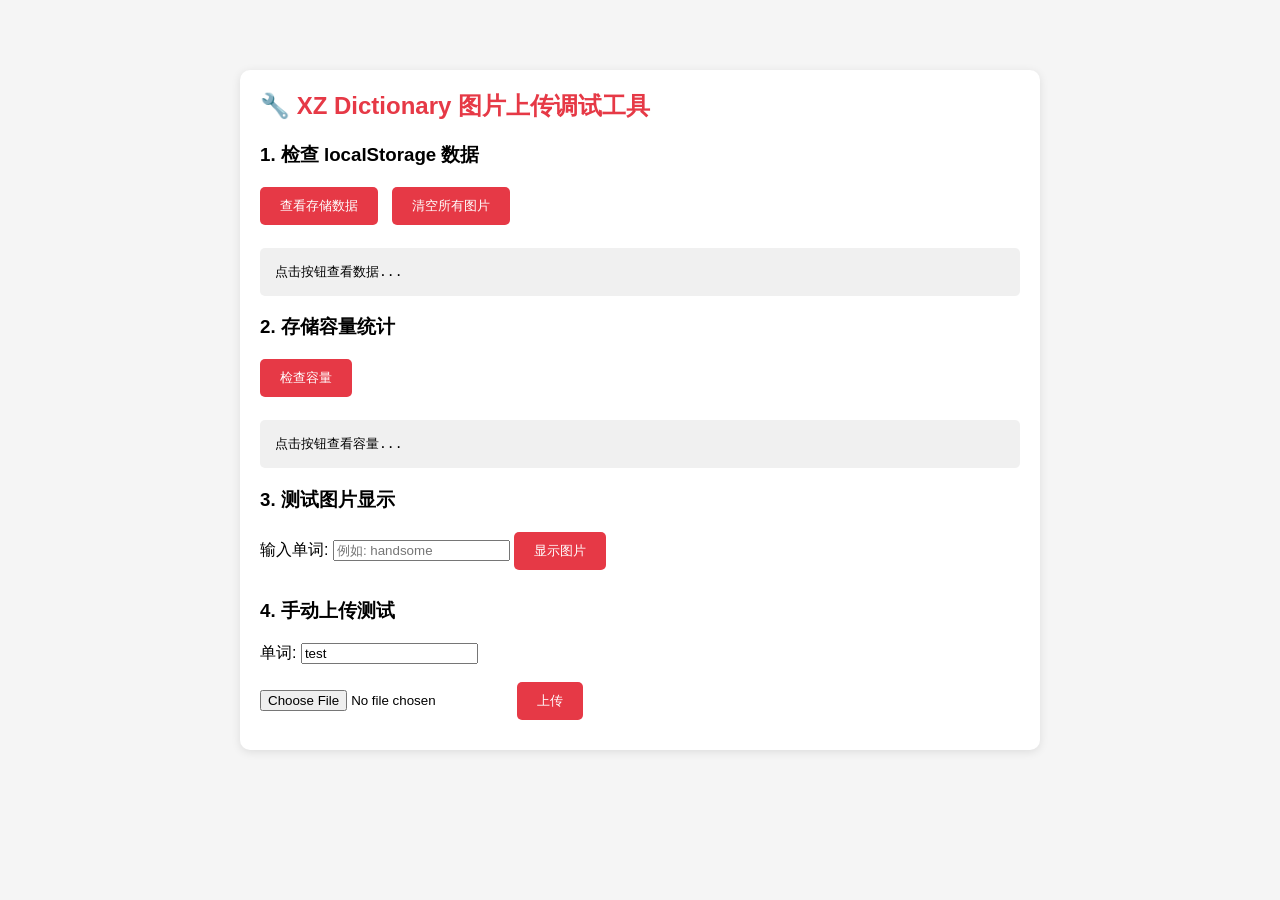
<file: debug.html>
<!DOCTYPE html>
<html lang="zh-CN">
<head>
    <meta charset="UTF-8">
    <meta name="viewport" content="width=device-width, initial-scale=1.0">
    <title>图片上传调试工具</title>
    <style>
        body {
            font-family: -apple-system, BlinkMacSystemFont, "Segoe UI", sans-serif;
            max-width: 800px;
            margin: 50px auto;
            padding: 20px;
            background: #f5f5f5;
        }
        .debug-panel {
            background: white;
            padding: 20px;
            border-radius: 10px;
            box-shadow: 0 2px 10px rgba(0,0,0,0.1);
            margin-bottom: 20px;
        }
        h2 {
            color: #E63946;
            margin-top: 0;
        }
        button {
            background: #E63946;
            color: white;
            border: none;
            padding: 10px 20px;
            border-radius: 5px;
            cursor: pointer;
            margin-right: 10px;
            margin-bottom: 10px;
        }
        button:hover {
            background: #C1121F;
        }
        pre {
            background: #f0f0f0;
            padding: 15px;
            border-radius: 5px;
            overflow-x: auto;
            max-height: 400px;
        }
        .success {
            color: #28a745;
        }
        .error {
            color: #dc3545;
        }
        .warning {
            color: #ffc107;
        }
        img {
            max-width: 300px;
            margin: 10px 0;
            border: 2px solid #ddd;
            border-radius: 5px;
        }
    </style>
</head>
<body>
    <div class="debug-panel">
        <h2>🔧 XZ Dictionary 图片上传调试工具</h2>
        
        <h3>1. 检查 localStorage 数据</h3>
        <button onclick="checkLocalStorage()">查看存储数据</button>
        <button onclick="clearAllImages()">清空所有图片</button>
        <pre id="storageOutput">点击按钮查看数据...</pre>
        
        <h3>2. 存储容量统计</h3>
        <button onclick="checkStorageSize()">检查容量</button>
        <pre id="sizeOutput">点击按钮查看容量...</pre>
        
        <h3>3. 测试图片显示</h3>
        <label>输入单词: </label>
        <input type="text" id="testWord" placeholder="例如: handsome" />
        <button onclick="showImage()">显示图片</button>
        <div id="imageOutput"></div>
        
        <h3>4. 手动上传测试</h3>
        <label>单词: </label>
        <input type="text" id="uploadWord" placeholder="例如: test" value="test" />
        <br><br>
        <input type="file" id="testFile" accept="image/*" />
        <button onclick="manualUpload()">上传</button>
        <div id="uploadResult"></div>
    </div>

    <script>
        function checkLocalStorage() {
            const data = localStorage.getItem('xz_word_images');
            const output = document.getElementById('storageOutput');
            
            if (!data) {
                output.innerHTML = '<span class="warning">没有找到图片数据</span>';
                return;
            }
            
            try {
                const parsed = JSON.parse(data);
                const words = Object.keys(parsed);
                
                let result = `<span class="success">找到 ${words.length} 个单词的图片:</span>\n\n`;
                
                words.forEach(word => {
                    const images = parsed[word];
                    if (Array.isArray(images)) {
                        result += `${word}: ${images.length} 张图片\n`;
                        images.forEach((img, i) => {
                            result += `  - 图片${i+1}: ${img.name || '未命名'}, ${(img.data.length / 1024).toFixed(2)} KB\n`;
                        });
                    } else {
                        result += `${word}: (旧格式) ${(images.length / 1024).toFixed(2)} KB\n`;
                    }
                });
                
                output.textContent = result;
            } catch (e) {
                output.innerHTML = `<span class="error">解析失败: ${e.message}</span>`;
            }
        }
        
        function clearAllImages() {
            if (!confirm('确定要清空所有图片吗？')) return;
            localStorage.removeItem('xz_word_images');
            document.getElementById('storageOutput').innerHTML = '<span class="success">已清空所有图片！</span>';
        }
        
        function checkStorageSize() {
            let total = 0;
            for (let key in localStorage) {
                if (localStorage.hasOwnProperty(key)) {
                    total += localStorage[key].length + key.length;
                }
            }
            
            const totalMB = (total / (1024 * 1024)).toFixed(2);
            const imagesData = localStorage.getItem('xz_word_images');
            const imagesMB = imagesData ? (imagesData.length / (1024 * 1024)).toFixed(2) : 0;
            
            const output = document.getElementById('sizeOutput');
            output.textContent = `总容量: ${totalMB} MB / 5 MB (使用率: ${(total / (5 * 1024 * 1024) * 100).toFixed(1)}%)\n图片数据: ${imagesMB} MB`;
        }
        
        function showImage() {
            const word = document.getElementById('testWord').value.trim();
            const output = document.getElementById('imageOutput');
            
            if (!word) {
                output.innerHTML = '<span class="error">请输入单词！</span>';
                return;
            }
            
            const data = localStorage.getItem('xz_word_images');
            if (!data) {
                output.innerHTML = '<span class="warning">没有找到图片数据</span>';
                return;
            }
            
            try {
                const parsed = JSON.parse(data);
                const images = parsed[word];
                
                if (!images) {
                    output.innerHTML = `<span class="warning">单词 "${word}" 没有图片</span>`;
                    return;
                }
                
                if (Array.isArray(images) && images.length > 0) {
                    output.innerHTML = `
                        <span class="success">找到 ${images.length} 张图片:</span><br>
                        <img src="${images[0].data}" alt="${word}" />
                        <br>文件名: ${images[0].name}
                    `;
                } else {
                    output.innerHTML = '<span class="error">图片格式错误</span>';
                }
            } catch (e) {
                output.innerHTML = `<span class="error">错误: ${e.message}</span>`;
            }
        }
        
        function manualUpload() {
            const word = document.getElementById('uploadWord').value.trim();
            const fileInput = document.getElementById('testFile');
            const output = document.getElementById('uploadResult');
            
            if (!word) {
                output.innerHTML = '<span class="error">请输入单词！</span>';
                return;
            }
            
            if (!fileInput.files || fileInput.files.length === 0) {
                output.innerHTML = '<span class="error">请选择图片！</span>';
                return;
            }
            
            const file = fileInput.files[0];
            
            if (file.size > 2 * 1024 * 1024) {
                output.innerHTML = '<span class="error">图片超过2MB！</span>';
                return;
            }
            
            const reader = new FileReader();
            reader.onload = function(e) {
                try {
                    const customImages = JSON.parse(localStorage.getItem('xz_word_images') || '{}');
                    
                    customImages[word] = [{
                        data: e.target.result,
                        name: file.name,
                        uploadTime: Date.now()
                    }];
                    
                    localStorage.setItem('xz_word_images', JSON.stringify(customImages));
                    
                    output.innerHTML = `
                        <span class="success">✅ 上传成功！</span><br>
                        <img src="${e.target.result}" alt="${word}" />
                        <br>单词: ${word}
                        <br>文件: ${file.name}
                        <br>大小: ${(file.size / 1024).toFixed(2)} KB
                    `;
                } catch (error) {
                    output.innerHTML = `<span class="error">保存失败: ${error.message}</span>`;
                }
            };
            
            reader.onerror = function() {
                output.innerHTML = '<span class="error">读取文件失败！</span>';
            };
            
            reader.readAsDataURL(file);
        }
    </script>
</body>
</html>
</file>
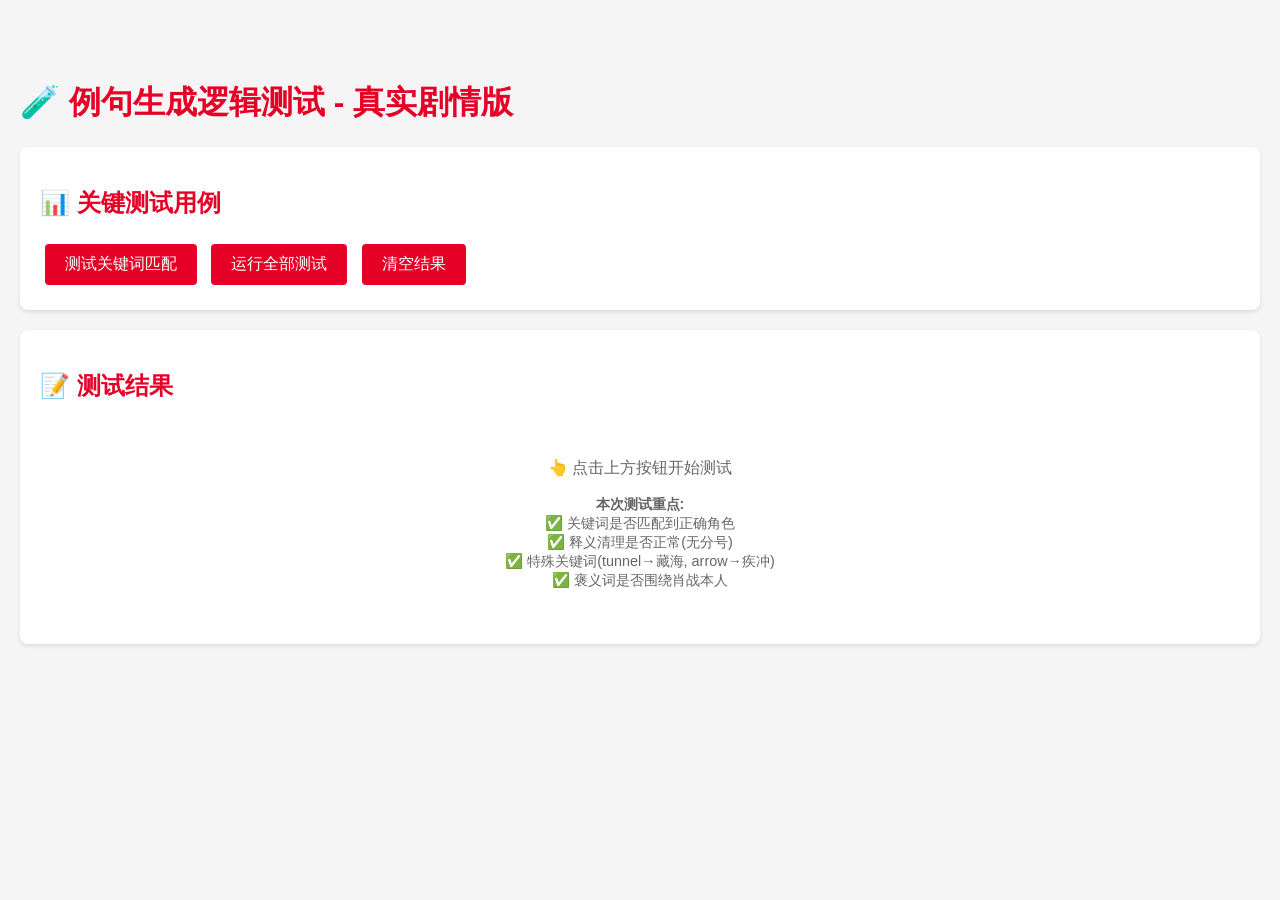
<file: test-accurate.html>
<!DOCTYPE html>
<html lang="zh-CN">
<head>
    <meta charset="UTF-8">
    <meta name="viewport" content="width=device-width, initial-scale=1.0">
    <title>例句生成测试 - 真实剧情版</title>
    <style>
        body {
            font-family: -apple-system, BlinkMacSystemFont, "Segoe UI", Roboto, sans-serif;
            max-width: 1400px;
            margin: 40px auto;
            padding: 20px;
            background: #f5f5f5;
        }
        .test-section {
            background: white;
            padding: 20px;
            margin-bottom: 20px;
            border-radius: 8px;
            box-shadow: 0 2px 4px rgba(0,0,0,0.1);
        }
        .test-item {
            margin-bottom: 20px;
            padding: 15px;
            background: #f9f9f9;
            border-left: 4px solid #e60026;
            border-radius: 4px;
        }
        .word-info {
            font-weight: bold;
            color: #e60026;
            margin-bottom: 10px;
            font-size: 1.1em;
        }
        .sentence {
            margin: 8px 0;
            line-height: 1.6;
        }
        .en {
            color: #333;
            font-style: italic;
        }
        .zh {
            color: #666;
        }
        .meta {
            font-size: 0.85em;
            color: #999;
            margin-top: 5px;
        }
        .character-tag {
            display: inline-block;
            background: #e60026;
            color: white;
            padding: 2px 8px;
            border-radius: 3px;
            font-size: 0.85em;
            margin-left: 5px;
        }
        button {
            background: #e60026;
            color: white;
            border: none;
            padding: 10px 20px;
            border-radius: 4px;
            cursor: pointer;
            font-size: 1em;
            margin: 5px;
        }
        button:hover {
            background: #cc0022;
        }
        h1, h2 {
            color: #e60026;
        }
        .pass {
            color: #28a745;
            font-weight: bold;
        }
        .fail {
            color: #dc3545;
            font-weight: bold;
        }
    </style>
</head>
<body>
    <h1>🧪 例句生成逻辑测试 - 真实剧情版</h1>
    
    <div class="test-section">
        <h2>📊 关键测试用例</h2>
        <button onclick="testKeyWords()">测试关键词匹配</button>
        <button onclick="testAllWords()">运行全部测试</button>
        <button onclick="clearResults()">清空结果</button>
    </div>
    
    <div class="test-section" id="results">
        <h2>📝 测试结果</h2>
        <div id="resultsContainer">点击上方按钮开始测试...</div>
    </div>

    <script src="data.js"></script>
    <script src="character-database.js"></script>
    <script src="example-generator.js"></script>
    
    <script>
        // 关键测试用例
        const keyTestWords = [
            // 医疗相关
            { word: 'doctor', meaning: '医生', pos: 'n.', expected: ['顾魏', '刘铮亮'] },
            { word: 'hospital', meaning: '医院', pos: 'n.', expected: ['顾魏'] },
            { word: 'surgery', meaning: '手术', pos: 'n.', expected: ['顾魏'] },
            { word: 'genius', meaning: '天才', pos: 'n.', expected: ['刘铮亮'] },
            
            // 设计相关
            { word: 'design', meaning: '设计', pos: 'v.', expected: ['盛阳'] },
            { word: 'architect', meaning: '建筑师', pos: 'n.', expected: ['盛阳'] },
            
            // 武术/练习
            { word: 'practice', meaning: '练习', pos: 'v.', expected: ['郭靖', '唐三'] },
            { word: 'martial', meaning: '武术的', pos: 'adj.', expected: ['郭靖'] },
            { word: 'diligent', meaning: '勤奋的', pos: 'adj.', expected: ['郭靖'] },
            
            // 军事相关
            { word: 'soldier', meaning: '士兵', pos: 'n.', expected: ['顾一野', '肖春生', '疾冲'] },
            { word: 'arrow', meaning: '箭', pos: 'n.', expected: ['疾冲'] },
            
            // 特殊关键词
            { word: 'tunnel', meaning: '地道;隧道', pos: 'n.', expected: ['藏海'] },
            { word: 'clever', meaning: '聪明的', pos: 'adj.', expected: ['藏海', '任少白', '魏无羡'] },
            { word: 'spy', meaning: '间谍', pos: 'n.', expected: ['任少白'] },
            
            // 抗战相关
            { word: 'resist', meaning: '抵抗', pos: 'v.', expected: ['莫得闲'] },
            { word: 'ordinary', meaning: '普通的', pos: 'adj.', expected: ['莫得闲'] },
            
            // 修仙相关
            { word: 'cultivation', meaning: '修炼', pos: 'n.', expected: ['魏无羡'] },
            { word: 'sword', meaning: '剑', pos: 'n.', expected: ['魏无羡', '郭靖'] },
            
            // 褒义词(应该用肖战本人)
            { word: 'handsome', meaning: '英俊的', pos: 'adj.', expected: ['肖战'] },
            { word: 'talented', meaning: '有才华的', pos: 'adj.', expected: ['肖战'] }
        ];
        
        function clearResults() {
            document.getElementById('resultsContainer').innerHTML = '点击上方按钮开始测试...';
        }
        
        function testKeyWords() {
            let html = '<h3>🔑 关键词匹配测试</h3>';
            let passCount = 0;
            let failCount = 0;
            
            keyTestWords.forEach(item => {
                const isPos = isPositiveWord(item.word, item.meaning, item.pos);
                let character = null;
                let actualName = '';
                
                if (isPos) {
                    actualName = '肖战';
                } else {
                    character = findBestCharacterForWord(item.word, item.meaning, item.pos);
                    actualName = character.zh;
                }
                
                const example = generateXZExample(item.word, item.meaning, item.pos);
                const isExpected = item.expected.includes(actualName);
                
                if (isExpected) {
                    passCount++;
                } else {
                    failCount++;
                }
                
                html += `
                    <div class="test-item">
                        <div class="word-info">
                            ${item.word} (${item.meaning}) - ${item.pos}
                            <span class="character-tag">${actualName}</span>
                            <span class="${isExpected ? 'pass' : 'fail'}">${isExpected ? '✓ 通过' : '✗ 失败'}</span>
                        </div>
                        <div class="sentence en">🇬🇧 ${example.en}</div>
                        <div class="sentence zh">🇨🇳 ${example.zh}</div>
                        <div class="meta">
                            期望角色: ${item.expected.join(' 或 ')} | 
                            实际角色: ${actualName} |
                            难度: ${estimateDifficulty(item.word, item.meaning)}
                        </div>
                    </div>
                `;
            });
            
            html = `
                <div style="background: #e8f5e9; padding: 15px; border-radius: 5px; margin-bottom: 20px;">
                    <strong>测试统计:</strong> 
                    <span class="pass">通过 ${passCount}</span> / 
                    <span class="fail">失败 ${failCount}</span> / 
                    总计 ${passCount + failCount}
                </div>
            ` + html;
            
            document.getElementById('resultsContainer').innerHTML = html;
        }
        
        function testAllWords() {
            let html = '<h3>🔬 完整测试</h3>';
            
            // 分类测试
            const categories = {
                '褒义词(应围绕肖战本人)': [
                    { word: 'handsome', meaning: '英俊的', pos: 'adj.' },
                    { word: 'talented', meaning: '有才华的', pos: 'adj.' },
                    { word: 'dedicated', meaning: '专注的', pos: 'adj.' }
                ],
                '医疗词汇': [
                    { word: 'doctor', meaning: '医生', pos: 'n.' },
                    { word: 'surgery', meaning: '手术', pos: 'n.' },
                    { word: 'patient', meaning: '病人', pos: 'n.' }
                ],
                '特殊关键词': [
                    { word: 'tunnel', meaning: '地道', pos: 'n.' },
                    { word: 'arrow', meaning: '箭', pos: 'n.' },
                    { word: 'eagle', meaning: '鹰', pos: 'n.' }
                ]
            };
            
            for (const [category, words] of Object.entries(categories)) {
                html += `<h4 style="color: #e60026; margin-top: 30px;">${category}</h4>`;
                
                words.forEach(item => {
                    const isPos = isPositiveWord(item.word, item.meaning, item.pos);
                    let character = null;
                    let actualName = '';
                    
                    if (isPos) {
                        actualName = '肖战本人';
                    } else {
                        character = findBestCharacterForWord(item.word, item.meaning, item.pos);
                        actualName = `${character.zh}(《${character.dramaZh}》)`;
                    }
                    
                    const example = generateXZExample(item.word, item.meaning, item.pos);
                    
                    html += `
                        <div class="test-item">
                            <div class="word-info">
                                ${item.word} (${item.meaning}) - ${item.pos}
                                <span class="character-tag">${actualName}</span>
                            </div>
                            <div class="sentence en">🇬🇧 ${example.en}</div>
                            <div class="sentence zh">🇨🇳 ${example.zh}</div>
                            <div class="meta">难度: ${estimateDifficulty(item.word, item.meaning)}</div>
                        </div>
                    `;
                });
            }
            
            document.getElementById('resultsContainer').innerHTML = html;
        }
        
        // 页面加载时显示说明
        window.onload = function() {
            document.getElementById('resultsContainer').innerHTML = `
                <div style="padding: 20px; text-align: center; color: #666;">
                    <p>👆 点击上方按钮开始测试</p>
                    <p style="margin-top: 15px; font-size: 0.9em;">
                        <strong>本次测试重点:</strong><br>
                        ✅ 关键词是否匹配到正确角色<br>
                        ✅ 释义清理是否正常(无分号)<br>
                        ✅ 特殊关键词(tunnel→藏海, arrow→疾冲)<br>
                        ✅ 褒义词是否围绕肖战本人
                    </p>
                </div>
            `;
        };
    </script>
</body>
</html>
</file>
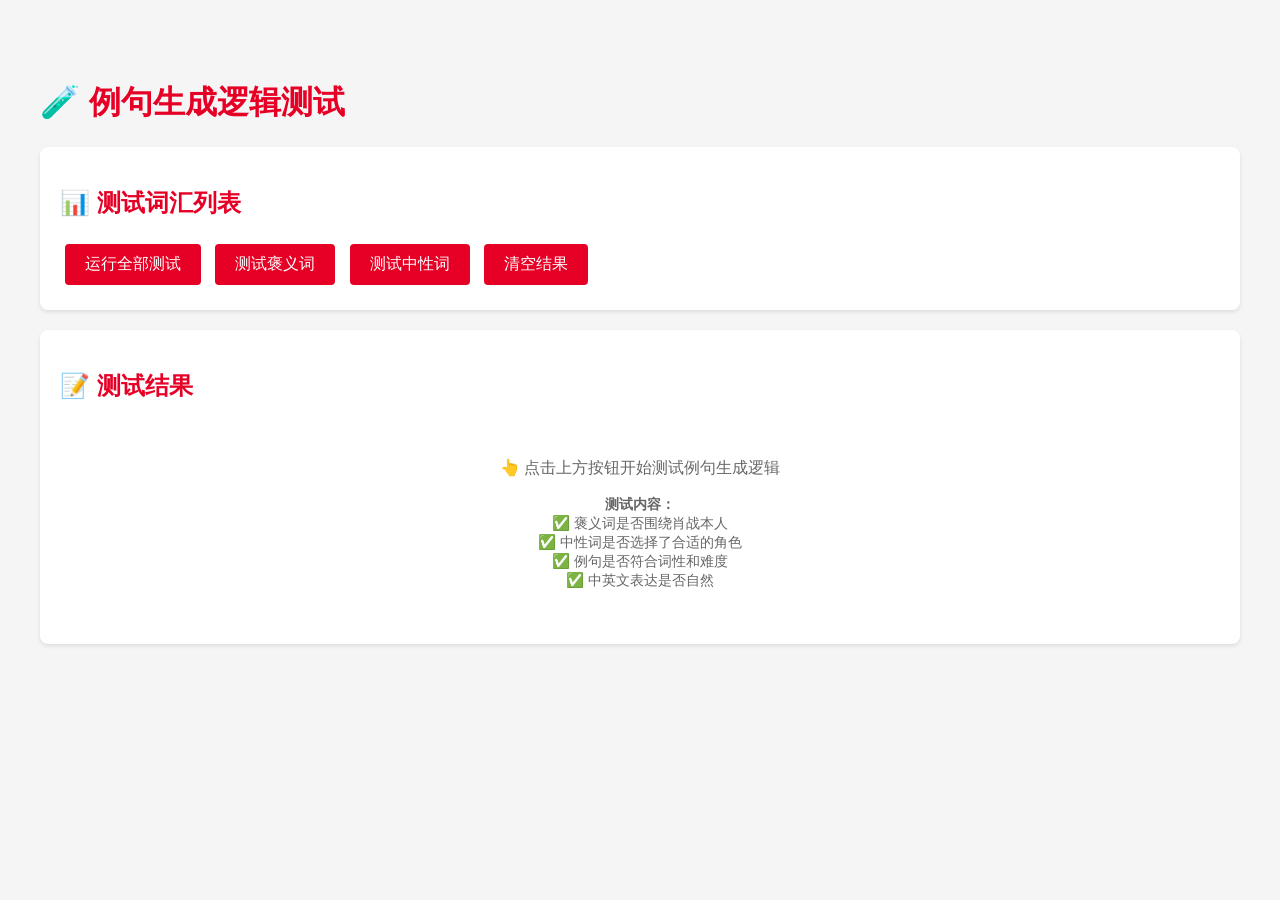
<file: test-example-generator.html>
<!DOCTYPE html>
<html lang="zh-CN">
<head>
    <meta charset="UTF-8">
    <meta name="viewport" content="width=device-width, initial-scale=1.0">
    <title>例句生成测试</title>
    <style>
        body {
            font-family: -apple-system, BlinkMacSystemFont, "Segoe UI", Roboto, sans-serif;
            max-width: 1200px;
            margin: 40px auto;
            padding: 20px;
            background: #f5f5f5;
        }
        .test-section {
            background: white;
            padding: 20px;
            margin-bottom: 20px;
            border-radius: 8px;
            box-shadow: 0 2px 4px rgba(0,0,0,0.1);
        }
        .test-item {
            margin-bottom: 20px;
            padding: 15px;
            background: #f9f9f9;
            border-left: 4px solid #e60026;
            border-radius: 4px;
        }
        .word-info {
            font-weight: bold;
            color: #e60026;
            margin-bottom: 10px;
            font-size: 1.1em;
        }
        .sentence {
            margin: 8px 0;
            line-height: 1.6;
        }
        .en {
            color: #333;
            font-style: italic;
        }
        .zh {
            color: #666;
        }
        .meta {
            font-size: 0.85em;
            color: #999;
            margin-top: 5px;
        }
        button {
            background: #e60026;
            color: white;
            border: none;
            padding: 10px 20px;
            border-radius: 4px;
            cursor: pointer;
            font-size: 1em;
            margin: 5px;
        }
        button:hover {
            background: #cc0022;
        }
        h1, h2 {
            color: #e60026;
        }
    </style>
</head>
<body>
    <h1>🧪 例句生成逻辑测试</h1>
    
    <div class="test-section">
        <h2>📊 测试词汇列表</h2>
        <button onclick="testAllWords()">运行全部测试</button>
        <button onclick="testPositiveWords()">测试褒义词</button>
        <button onclick="testNeutralWords()">测试中性词</button>
        <button onclick="clearResults()">清空结果</button>
    </div>
    
    <div class="test-section" id="results">
        <h2>📝 测试结果</h2>
        <div id="resultsContainer">点击上方按钮开始测试...</div>
    </div>

    <script src="data.js"></script>
    <script src="character-database.js"></script>
    <script src="example-generator.js"></script>
    
    <script>
        // 测试词汇列表
        const testWords = {
            positive: [
                { word: 'handsome', meaning: '英俊的', pos: 'adj.' },
                { word: 'talented', meaning: '有才华的', pos: 'adj.' },
                { word: 'dedicated', meaning: '专注的;敬业的', pos: 'adj.' },
                { word: 'shine', meaning: '发光;闪耀', pos: 'v.' },
                { word: 'inspire', meaning: '激励;鼓舞', pos: 'v.' },
                { word: 'talent', meaning: '才华;天赋', pos: 'n.' },
                { word: 'passion', meaning: '热情', pos: 'n.' },
                { word: 'beautifully', meaning: '美丽地', pos: 'adv.' }
            ],
            neutral: [
                { word: 'practice', meaning: '练习', pos: 'v.' },
                { word: 'hospital', meaning: '医院', pos: 'n.' },
                { word: 'doctor', meaning: '医生', pos: 'n.' },
                { word: 'design', meaning: '设计', pos: 'v.' },
                { word: 'mystery', meaning: '神秘;谜', pos: 'n.' },
                { word: 'investigate', meaning: '调查', pos: 'v.' },
                { word: 'battle', meaning: '战斗', pos: 'n.' },
                { word: 'sword', meaning: '剑', pos: 'n.' },
                { word: 'carefully', meaning: '仔细地', pos: 'adv.' }
            ]
        };
        
        function clearResults() {
            document.getElementById('resultsContainer').innerHTML = '点击上方按钮开始测试...';
        }
        
        function renderTestResult(word, meaning, pos, example, isPositive) {
            const category = isPositive ? '褒义词 → 肖战本人' : '中性词 → 角色/剧情';
            return `
                <div class="test-item">
                    <div class="word-info">${word} (${meaning}) - ${pos}</div>
                    <div class="sentence en">🇬🇧 ${example.en}</div>
                    <div class="sentence zh">🇨🇳 ${example.zh}</div>
                    <div class="meta">分类: ${category} | 难度: ${estimateDifficulty(word, meaning)}</div>
                </div>
            `;
        }
        
        function testPositiveWords() {
            let html = '<h3>✨ 褒义词测试（应围绕肖战本人）</h3>';
            testWords.positive.forEach(item => {
                const example = generateXZExample(item.word, item.meaning, item.pos);
                html += renderTestResult(item.word, item.meaning, item.pos, example, true);
            });
            document.getElementById('resultsContainer').innerHTML = html;
        }
        
        function testNeutralWords() {
            let html = '<h3>🎭 中性词测试（应围绕角色/剧情）</h3>';
            testWords.neutral.forEach(item => {
                const example = generateXZExample(item.word, item.meaning, item.pos);
                const isPos = isPositiveWord(item.word, item.meaning, item.pos);
                html += renderTestResult(item.word, item.meaning, item.pos, example, isPos);
            });
            document.getElementById('resultsContainer').innerHTML = html;
        }
        
        function testAllWords() {
            let html = '<h3>🔬 完整测试</h3>';
            
            html += '<h4 style="color: #e60026; margin-top: 30px;">✨ 褒义词（应围绕肖战本人）</h4>';
            testWords.positive.forEach(item => {
                const example = generateXZExample(item.word, item.meaning, item.pos);
                html += renderTestResult(item.word, item.meaning, item.pos, example, true);
            });
            
            html += '<h4 style="color: #e60026; margin-top: 30px;">🎭 中性词（应围绕角色/剧情）</h4>';
            testWords.neutral.forEach(item => {
                const example = generateXZExample(item.word, item.meaning, item.pos);
                const isPos = isPositiveWord(item.word, item.meaning, item.pos);
                html += renderTestResult(item.word, item.meaning, item.pos, example, isPos);
            });
            
            document.getElementById('resultsContainer').innerHTML = html;
        }
        
        // 页面加载时显示说明
        window.onload = function() {
            document.getElementById('resultsContainer').innerHTML = `
                <div style="padding: 20px; text-align: center; color: #666;">
                    <p>👆 点击上方按钮开始测试例句生成逻辑</p>
                    <p style="margin-top: 15px; font-size: 0.9em;">
                        <strong>测试内容：</strong><br>
                        ✅ 褒义词是否围绕肖战本人<br>
                        ✅ 中性词是否选择了合适的角色<br>
                        ✅ 例句是否符合词性和难度<br>
                        ✅ 中英文表达是否自然
                    </p>
                </div>
            `;
        };
    </script>
</body>
</html>
</file>
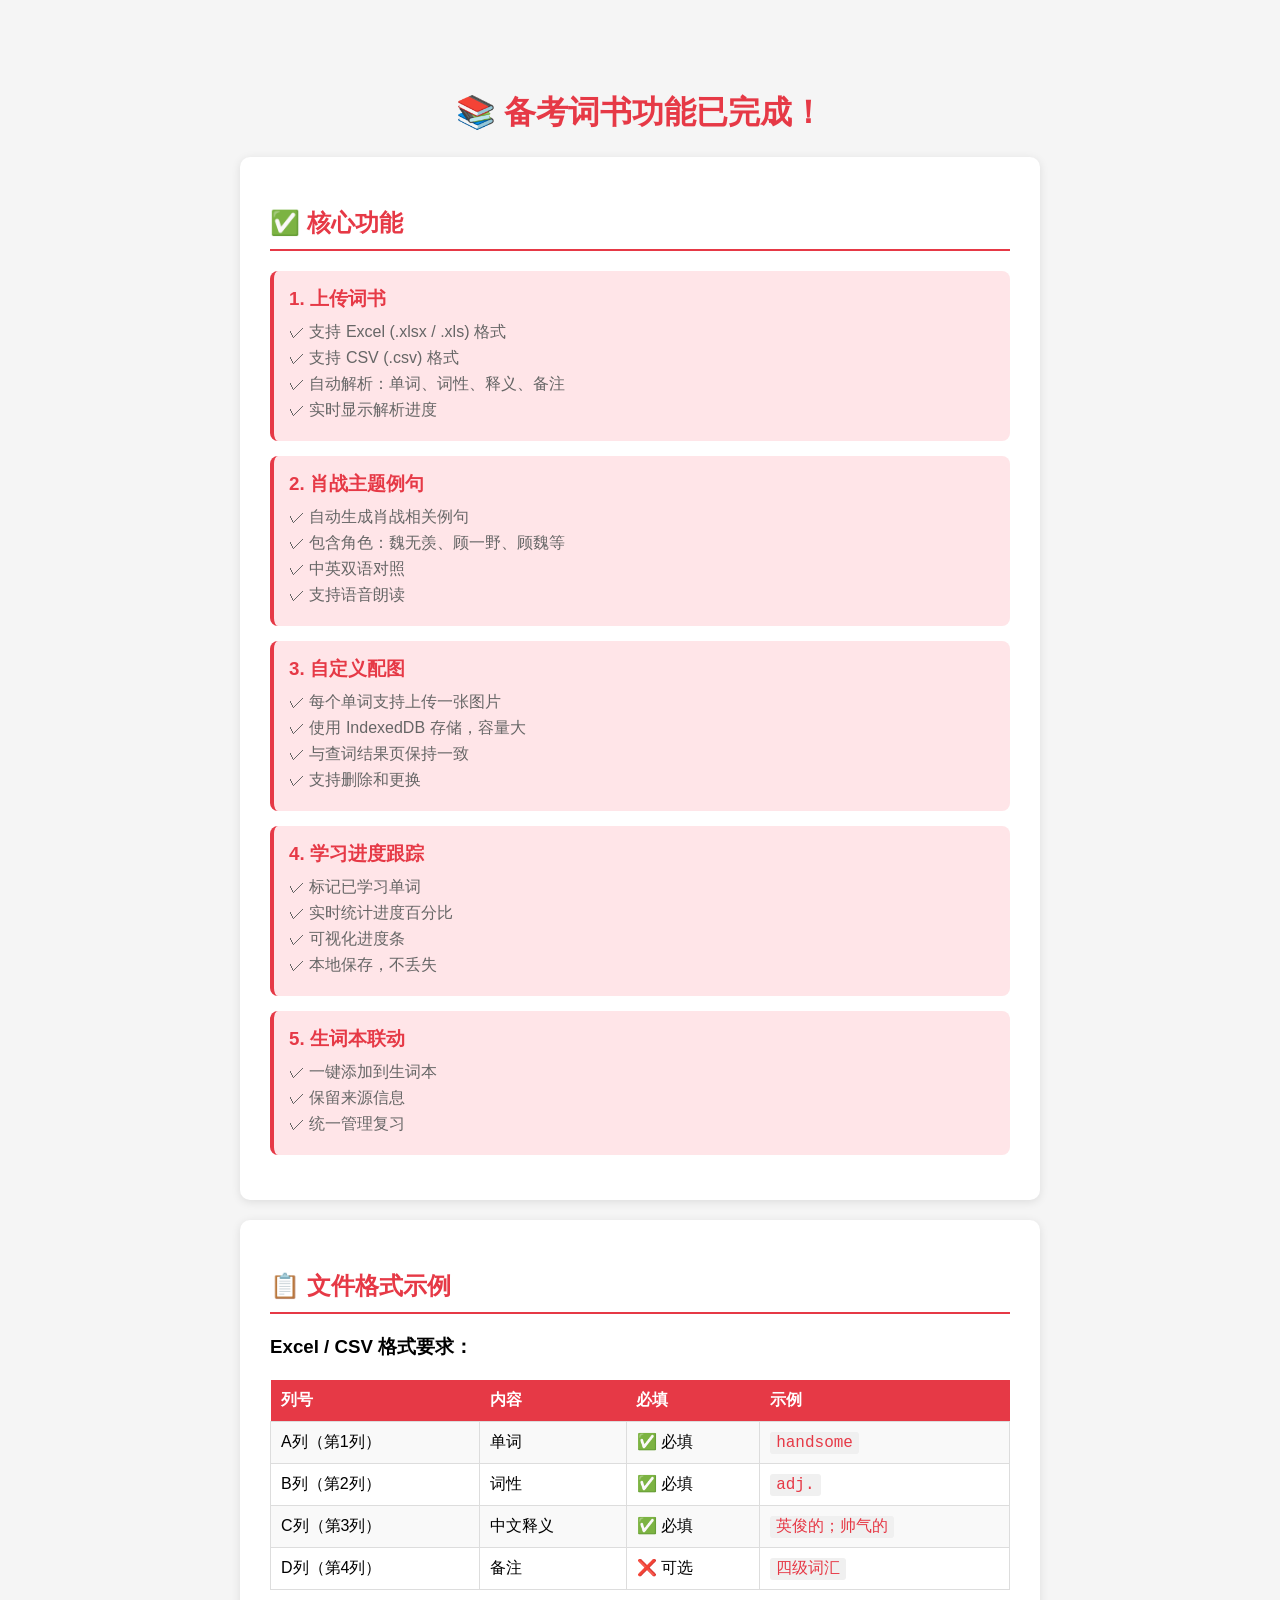
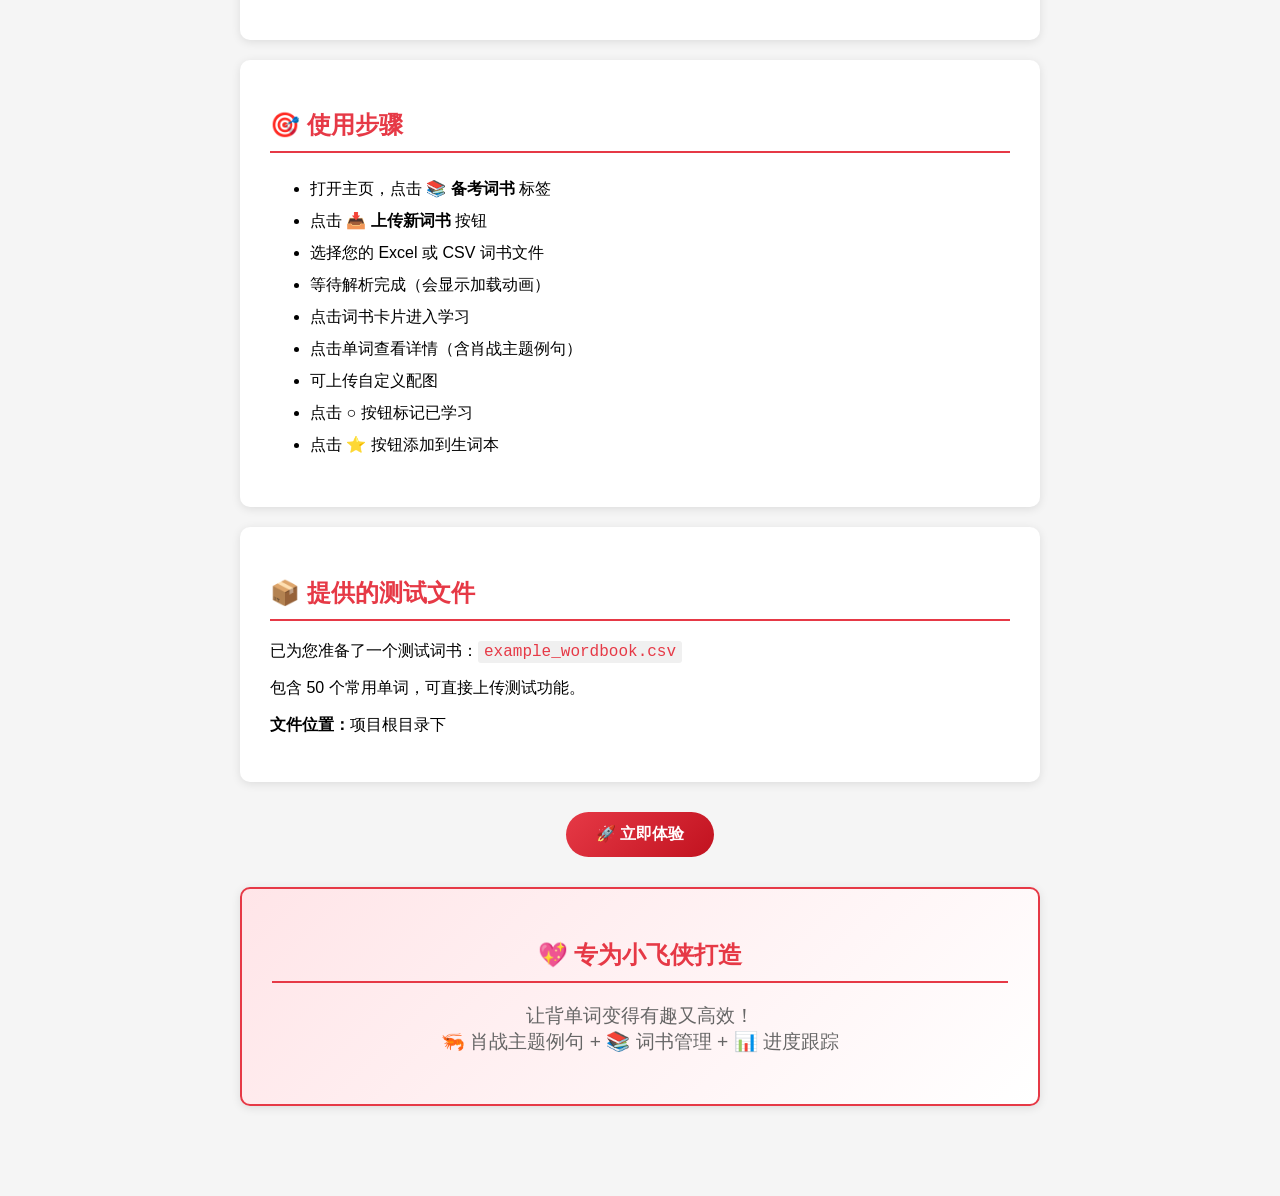
<file: test_wordbook.html>
<!DOCTYPE html>
<html lang="zh-CN">
<head>
    <meta charset="UTF-8">
    <meta name="viewport" content="width=device-width, initial-scale=1.0">
    <title>备考词书功能测试</title>
    <style>
        body {
            font-family: "Microsoft YaHei", Arial, sans-serif;
            max-width: 800px;
            margin: 50px auto;
            padding: 20px;
            background: #f5f5f5;
        }
        .card {
            background: white;
            padding: 30px;
            border-radius: 10px;
            box-shadow: 0 2px 10px rgba(0,0,0,0.1);
            margin-bottom: 20px;
        }
        h1 {
            color: #E63946;
            text-align: center;
        }
        h2 {
            color: #E63946;
            border-bottom: 2px solid #E63946;
            padding-bottom: 10px;
        }
        .feature {
            margin: 15px 0;
            padding: 15px;
            background: #FFE5E8;
            border-radius: 8px;
            border-left: 4px solid #E63946;
        }
        .feature h3 {
            margin: 0 0 10px 0;
            color: #E63946;
        }
        .feature p {
            margin: 5px 0;
            color: #666;
        }
        .btn {
            display: inline-block;
            background: linear-gradient(135deg, #E63946 0%, #C1121F 100%);
            color: white;
            padding: 12px 30px;
            border-radius: 25px;
            text-decoration: none;
            font-weight: bold;
            transition: all 0.3s ease;
        }
        .btn:hover {
            transform: translateY(-2px);
            box-shadow: 0 5px 15px rgba(230, 57, 70, 0.3);
        }
        .center {
            text-align: center;
            margin: 30px 0;
        }
        ul {
            line-height: 2;
        }
        code {
            background: #f0f0f0;
            padding: 2px 6px;
            border-radius: 3px;
            color: #E63946;
            font-family: "Courier New", monospace;
        }
    </style>
</head>
<body>
    <h1>📚 备考词书功能已完成！</h1>
    
    <div class="card">
        <h2>✅ 核心功能</h2>
        
        <div class="feature">
            <h3>1. 上传词书</h3>
            <p>✓ 支持 Excel (.xlsx / .xls) 格式</p>
            <p>✓ 支持 CSV (.csv) 格式</p>
            <p>✓ 自动解析：单词、词性、释义、备注</p>
            <p>✓ 实时显示解析进度</p>
        </div>
        
        <div class="feature">
            <h3>2. 肖战主题例句</h3>
            <p>✓ 自动生成肖战相关例句</p>
            <p>✓ 包含角色：魏无羡、顾一野、顾魏等</p>
            <p>✓ 中英双语对照</p>
            <p>✓ 支持语音朗读</p>
        </div>
        
        <div class="feature">
            <h3>3. 自定义配图</h3>
            <p>✓ 每个单词支持上传一张图片</p>
            <p>✓ 使用 IndexedDB 存储，容量大</p>
            <p>✓ 与查词结果页保持一致</p>
            <p>✓ 支持删除和更换</p>
        </div>
        
        <div class="feature">
            <h3>4. 学习进度跟踪</h3>
            <p>✓ 标记已学习单词</p>
            <p>✓ 实时统计进度百分比</p>
            <p>✓ 可视化进度条</p>
            <p>✓ 本地保存，不丢失</p>
        </div>
        
        <div class="feature">
            <h3>5. 生词本联动</h3>
            <p>✓ 一键添加到生词本</p>
            <p>✓ 保留来源信息</p>
            <p>✓ 统一管理复习</p>
        </div>
    </div>
    
    <div class="card">
        <h2>📋 文件格式示例</h2>
        <h3>Excel / CSV 格式要求：</h3>
        <table style="width: 100%; border-collapse: collapse; margin: 20px 0;">
            <thead>
                <tr style="background: #E63946; color: white;">
                    <th style="padding: 10px; text-align: left;">列号</th>
                    <th style="padding: 10px; text-align: left;">内容</th>
                    <th style="padding: 10px; text-align: left;">必填</th>
                    <th style="padding: 10px; text-align: left;">示例</th>
                </tr>
            </thead>
            <tbody>
                <tr style="background: #f9f9f9;">
                    <td style="padding: 10px; border: 1px solid #ddd;">A列（第1列）</td>
                    <td style="padding: 10px; border: 1px solid #ddd;">单词</td>
                    <td style="padding: 10px; border: 1px solid #ddd;">✅ 必填</td>
                    <td style="padding: 10px; border: 1px solid #ddd;"><code>handsome</code></td>
                </tr>
                <tr>
                    <td style="padding: 10px; border: 1px solid #ddd;">B列（第2列）</td>
                    <td style="padding: 10px; border: 1px solid #ddd;">词性</td>
                    <td style="padding: 10px; border: 1px solid #ddd;">✅ 必填</td>
                    <td style="padding: 10px; border: 1px solid #ddd;"><code>adj.</code></td>
                </tr>
                <tr style="background: #f9f9f9;">
                    <td style="padding: 10px; border: 1px solid #ddd;">C列（第3列）</td>
                    <td style="padding: 10px; border: 1px solid #ddd;">中文释义</td>
                    <td style="padding: 10px; border: 1px solid #ddd;">✅ 必填</td>
                    <td style="padding: 10px; border: 1px solid #ddd;"><code>英俊的；帅气的</code></td>
                </tr>
                <tr>
                    <td style="padding: 10px; border: 1px solid #ddd;">D列（第4列）</td>
                    <td style="padding: 10px; border: 1px solid #ddd;">备注</td>
                    <td style="padding: 10px; border: 1px solid #ddd;">❌ 可选</td>
                    <td style="padding: 10px; border: 1px solid #ddd;"><code>四级词汇</code></td>
                </tr>
            </tbody>
        </table>
    </div>
    
    <div class="card">
        <h2>🎯 使用步骤</h2>
        <ul>
            <li>打开主页，点击 <strong>📚 备考词书</strong> 标签</li>
            <li>点击 <strong>📥 上传新词书</strong> 按钮</li>
            <li>选择您的 Excel 或 CSV 词书文件</li>
            <li>等待解析完成（会显示加载动画）</li>
            <li>点击词书卡片进入学习</li>
            <li>点击单词查看详情（含肖战主题例句）</li>
            <li>可上传自定义配图</li>
            <li>点击 ○ 按钮标记已学习</li>
            <li>点击 ⭐ 按钮添加到生词本</li>
        </ul>
    </div>
    
    <div class="card">
        <h2>📦 提供的测试文件</h2>
        <p>已为您准备了一个测试词书：<code>example_wordbook.csv</code></p>
        <p>包含 50 个常用单词，可直接上传测试功能。</p>
        <p><strong>文件位置：</strong>项目根目录下</p>
    </div>
    
    <div class="center">
        <a href="index.html" class="btn">🚀 立即体验</a>
    </div>
    
    <div class="card" style="background: linear-gradient(135deg, #FFE5E8 0%, #FFF 100%); border: 2px solid #E63946;">
        <h2 style="text-align: center;">💖 专为小飞侠打造</h2>
        <p style="text-align: center; font-size: 1.2rem; color: #666;">
            让背单词变得有趣又高效！<br>
            🦐 肖战主题例句 + 📚 词书管理 + 📊 进度跟踪
        </p>
    </div>
</body>
</html>
</file>
